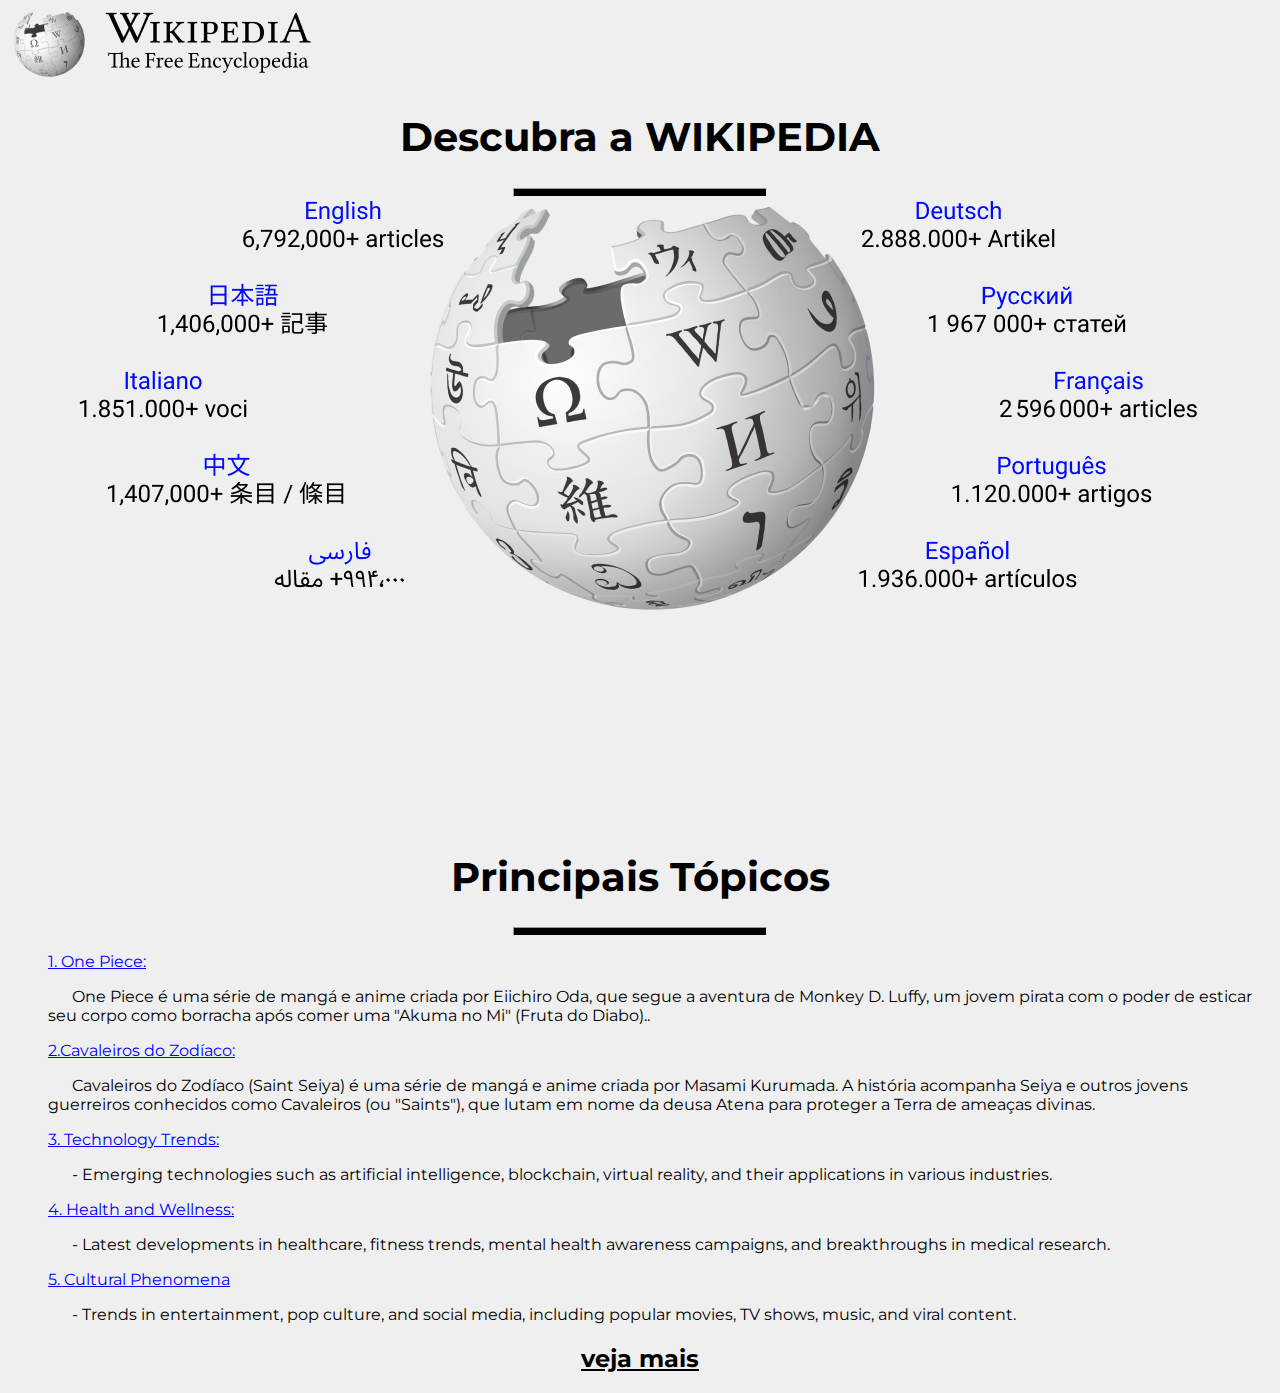
<file: index.html>
<!DOCTYPE html>
<html lang="pt-br"> 
<head>
    <meta charset="UTF-8">
    <meta name="viewport" content="width=device-width, initial-scale=1.0">
    <title>Wikipedia</title>
    <link rel="stylesheet" href="csswiki.css">
    <link rel="preconnect" href="https://fonts.googleapis.com">
    <link rel="preconnect" href="https://fonts.gstatic.com" crossorigin>
    <link href="https://fonts.googleapis.com/css2?family=Montserrat:ital,wght@0,100..900;1,100..900&display=swap" rel="stylesheet">
</head>
<body>
    <div>
        <img src="logoWiki.png" alt="imagem da logo wikipedia">
        
    </div>
    
    <div class="title-topics">
        <h1>Descubra a WIKIPEDIA</h1>
        <hr>
    </div>
    <div class="mundo_wikipedia"> 
        <img src="mundoWiki.png" alt="imagem do mundoWiki">
    </div>
    <div class="title-topics">
        <h1 >Principais Tópicos</h1>
        <hr>
    </div>

    <ol>
        
        <li><a href="onepiece.html"> 1. One Piece: </a><p> One Piece é uma série de mangá e anime criada por Eiichiro Oda, que segue a aventura de Monkey D. Luffy, um jovem pirata com o poder de esticar seu corpo como borracha após comer uma "Akuma no Mi" (Fruta do Diabo)..</p></li>

        <li><a href="cavaleiros.html"> 2.Cavaleiros do Zodíaco: </a><p> Cavaleiros do Zodíaco (Saint Seiya) é uma série de mangá e anime criada por Masami Kurumada. A história acompanha Seiya e outros jovens guerreiros conhecidos como Cavaleiros (ou "Saints"), que lutam em nome da deusa Atena para proteger a Terra de ameaças divinas.</p></li>
    
        <li><u class="azul"> 3. Technology Trends: </u> <p> - Emerging technologies such as artificial intelligence, blockchain, virtual reality, and their applications in various industries. </p></li>
    
        <li><u class="azul"> 4. Health and Wellness:</u> <p> - Latest developments in healthcare, fitness trends, mental health awareness campaigns, and breakthroughs in medical research. </p></li>
    
        <li><u class="azul"> 5. Cultural Phenomena</u> <p> - Trends in entertainment, pop culture, and social media, including popular movies, TV shows, music, and viral content. </p></li>

    </ol>

    <div class="vejamais"><h2><u>veja mais</u></h2></div>
</body>
</html>
</file>
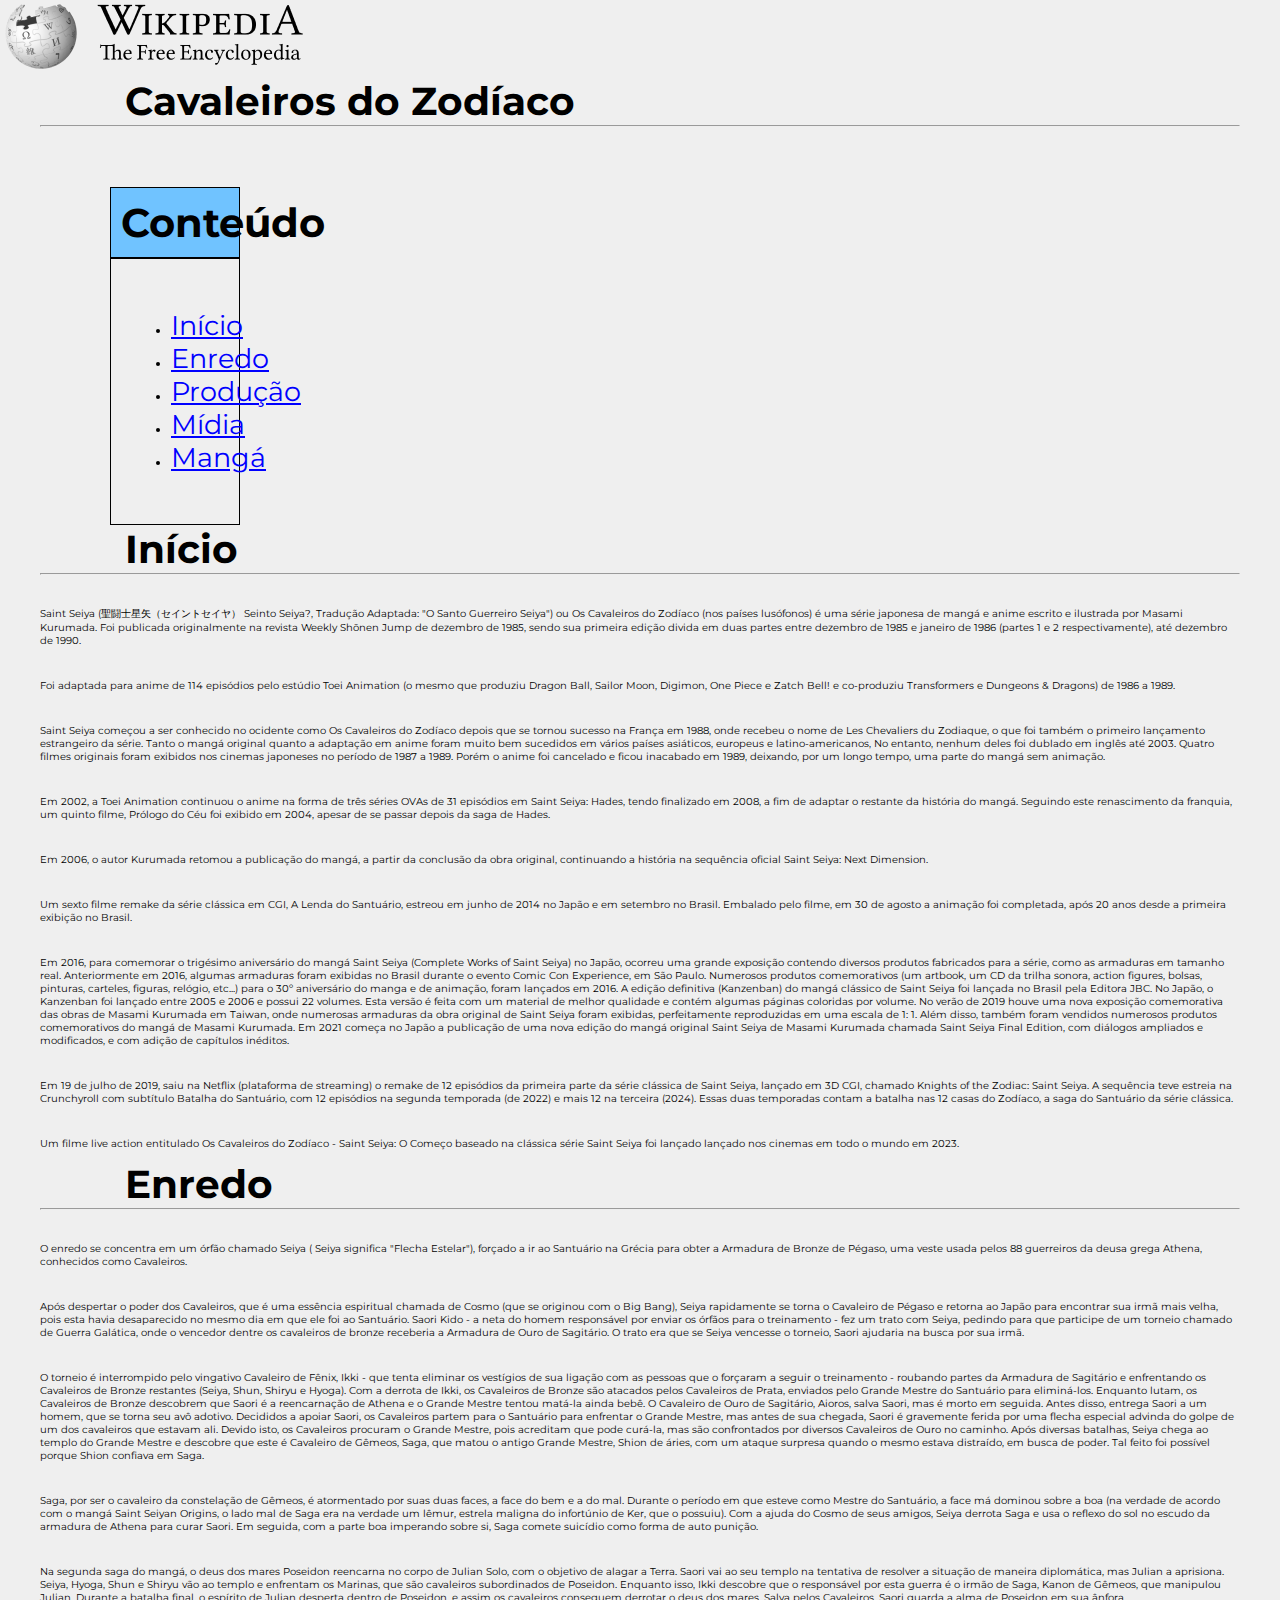
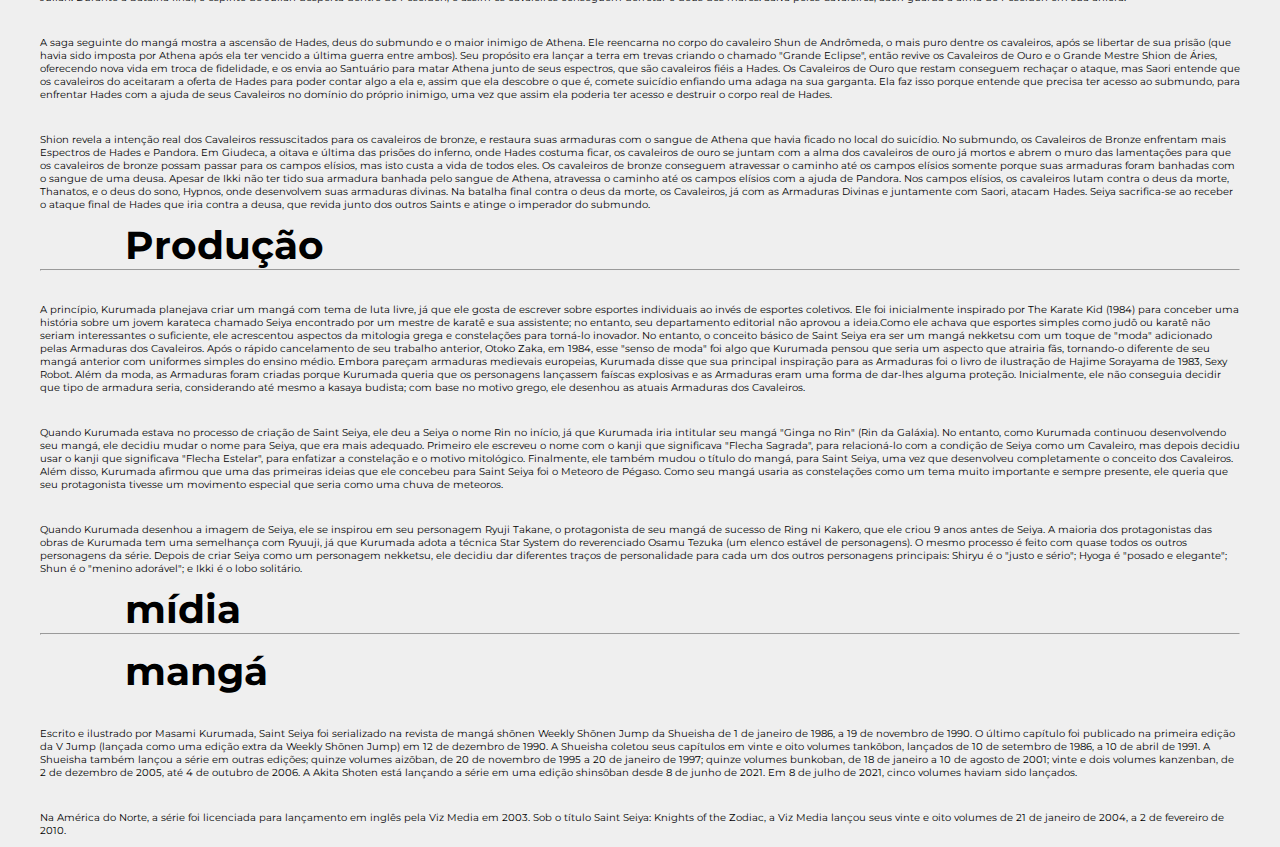
<file: cavaleiros.html>
<!DOCTYPE html>
<html lang="pt-br">
<head>
    <meta charset="UTF-8">
    <meta name="viewport" content="width=device-width, initial-scale=1.0">
    <link rel="stylesheet" href="csscavaleiros.css">
    <link rel="preconnect" href="https://fonts.googleapis.com">
    <link rel="preconnect" href="https://fonts.gstatic.com" crossorigin>
    <link href="https://fonts.googleapis.com/css2?family=Montserrat:ital,wght@0,100..900;1,100..900&display=swap" rel="stylesheet">
    <title>Cavaleiros</title>
</head>
<body>
    <div>
        <a href="index.html"><img src="logoWiki.png" alt="logoWiki"></a>
    </div>
    <div class="espaço">
        <div>
            <h1>Cavaleiros do Zodíaco</h1>
            <hr>
        </div>
        <div>
            <h2>Conteúdo</h2>
        </div>
        <div class="borda">
            <ul>
                <li><a href="#Inicio">Início</a></li>
                <li><a href="#Enredo">Enredo</a></li>  
                <li><a href="#Producao">Produção</a></li>
                <li><a href="#Midia">Mídia</a></li>  
                <li><a href="#Manga">Mangá</a></li>
            </ul>
        </div>
        <div>
            <section id="Inicio">
                <h1>Início</h1>
                <hr>
            </section>
            <p>Saint Seiya (聖闘士星矢（セイントセイヤ） Seinto Seiya?, Tradução Adaptada: "O Santo Guerreiro Seiya") ou Os Cavaleiros do Zodíaco (nos países lusófonos) é uma série japonesa de mangá e anime escrito e ilustrada por Masami Kurumada. Foi publicada originalmente na revista Weekly Shōnen Jump  de dezembro de 1985, sendo sua primeira edição divida em duas partes  entre dezembro de 1985 e janeiro de 1986 (partes 1 e 2 respectivamente),  até dezembro de 1990.</p>
            <p>Foi adaptada para anime de 114 episódios pelo estúdio Toei Animation (o mesmo que produziu Dragon Ball, Sailor Moon, Digimon, One Piece e Zatch Bell! e co-produziu Transformers e Dungeons  & Dragons) de 1986 a 1989.</p>
            <p>Saint Seiya começou a ser conhecido no ocidente como Os Cavaleiros do Zodíaco depois que se tornou sucesso na França em 1988, onde recebeu o nome de Les Chevaliers du Zodiaque, o que foi também o primeiro lançamento estrangeiro da série. Tanto o mangá original quanto a adaptação em anime foram muito bem sucedidos em vários países asiáticos, europeus e latino-americanos, No entanto, nenhum deles foi dublado em inglês até 2003. Quatro filmes originais foram exibidos nos cinemas japoneses no período de 1987 a 1989. Porém o anime foi cancelado e ficou inacabado em 1989, deixando, por um longo tempo, uma parte do mangá sem animação.</p>
            <p>Em 2002, a Toei Animation continuou o anime na forma de três séries OVAs de 31 episódios em Saint Seiya: Hades, tendo finalizado em 2008, a fim de adaptar o restante da história do mangá. Seguindo este renascimento da franquia, um quinto filme, Prólogo do Céu foi exibido em 2004, apesar de se passar depois da saga de Hades.</p>
            <p>Em 2006,  o autor Kurumada retomou a publicação do mangá, a partir da conclusão  da obra original, continuando a história na sequência oficial Saint Seiya: Next Dimension.</p>
            <p>Um sexto filme remake da série clássica em CGI, A Lenda do Santuário, estreou em junho de 2014 no Japão e em setembro no Brasil. Embalado pelo filme, em 30 de agosto a animação foi completada, após 20 anos desde a primeira exibição no Brasil.</p>
            <p>Em 2016,  para comemorar o trigésimo aniversário do mangá Saint Seiya (Complete  Works of Saint Seiya) no Japão, ocorreu uma grande exposição contendo  diversos produtos fabricados para a série, como as armaduras em tamanho  real. Anteriormente em 2016, algumas armaduras foram exibidas no Brasil durante o evento Comic Con Experience, em São Paulo. Numerosos produtos comemorativos (um artbook, um CD da trilha sonora, action figures, bolsas, pinturas, carteles, figuras, relógio, etc...) para o 30º aniversário do manga e de animação, foram lançados em 2016. A edição definitiva (Kanzenban) do mangá clássico de Saint Seiya foi lançada no Brasil pela Editora JBC. No Japão, o Kanzenban foi lançado entre 2005 e 2006 e possui 22 volumes. Esta versão é feita com um material de melhor qualidade e contém algumas páginas coloridas por volume. No verão de 2019  houve uma nova exposição comemorativa das obras de Masami Kurumada em  Taiwan, onde numerosas armaduras da obra original de Saint Seiya foram  exibidas, perfeitamente reproduzidas em uma escala de 1: 1. Além disso,  também foram vendidos numerosos produtos comemorativos do mangá de  Masami Kurumada. Em 2021 começa no Japão a publicação de uma nova edição do mangá original Saint Seiya de Masami Kurumada chamada Saint Seiya Final Edition, com diálogos ampliados e modificados, e com adição de capítulos inéditos.</p>    
            <p>Em 19 de julho de 2019, saiu na Netflix  (plataforma de streaming) o remake de 12 episódios da primeira parte da  série clássica de Saint Seiya, lançado em 3D CGI, chamado Knights of the Zodiac: Saint Seiya. A sequência teve estreia na Crunchyroll com subtítulo Batalha do Santuário, com 12 episódios na segunda temporada (de 2022) e mais 12 na terceira (2024). Essas duas temporadas contam a batalha nas 12 casas do Zodíaco, a saga do Santuário da série clássica.</p>
            <p>Um filme live action entitulado Os Cavaleiros do Zodíaco - Saint Seiya: O Começo baseado na clássica série Saint Seiya foi lançado lançado nos cinemas em todo o mundo em 2023.</p>

            <section id="Enredo">
                <h1>Enredo</h1>
                <hr>
            </section>
            <p>O enredo se concentra em um órfão chamado Seiya ( Seiya significa "Flecha Estelar"), forçado a ir ao Santuário na Grécia para obter a Armadura de Bronze de Pégaso, uma veste usada pelos 88 guerreiros da deusa grega Athena, conhecidos como Cavaleiros.</p>
            <p>
            Após despertar o poder dos Cavaleiros, que é uma essência espiritual chamada de Cosmo (que se originou com o Big Bang),  Seiya rapidamente se torna o Cavaleiro de Pégaso e retorna ao Japão  para encontrar sua irmã mais velha, pois esta havia desaparecido no  mesmo dia em que ele foi ao Santuário. Saori Kido  - a neta do homem responsável por enviar os órfãos para o treinamento -  fez um trato com Seiya, pedindo para que participe de um torneio  chamado de Guerra Galática, onde o vencedor dentre os cavaleiros de  bronze receberia a Armadura de Ouro de Sagitário. O trato era que se  Seiya vencesse o torneio, Saori ajudaria na busca por sua irmã.</p>
            <p>O torneio é interrompido pelo vingativo Cavaleiro de Fênix, Ikki -  que tenta eliminar os vestígios de sua ligação com as pessoas que o  forçaram a seguir o treinamento - roubando partes da Armadura de  Sagitário e enfrentando os Cavaleiros de Bronze restantes (Seiya, Shun,  Shiryu e Hyoga). Com a derrota de Ikki, os Cavaleiros de Bronze são  atacados pelos Cavaleiros de Prata, enviados pelo Grande Mestre do  Santuário para eliminá-los. Enquanto lutam, os Cavaleiros de Bronze  descobrem que Saori é a reencarnação de Athena e o Grande Mestre tentou  matá-la ainda bebê. O Cavaleiro de Ouro de Sagitário, Aioros, salva  Saori, mas é morto em seguida. Antes disso, entrega Saori a um homem,  que se torna seu avô adotivo. Decididos a apoiar Saori, os Cavaleiros  partem para o Santuário para enfrentar o Grande Mestre, mas antes de sua  chegada, Saori é gravemente ferida por uma flecha especial advinda do  golpe de um dos cavaleiros que estavam ali. Devido isto, os Cavaleiros  procuram o Grande Mestre, pois acreditam que pode curá-la, mas são  confrontados por diversos Cavaleiros de Ouro no caminho. Após diversas  batalhas, Seiya chega ao templo do Grande Mestre e descobre que este é  Cavaleiro de Gêmeos, Saga, que matou o antigo Grande Mestre, Shion de  áries, com um ataque surpresa quando o mesmo estava distraído, em busca  de poder. Tal feito foi possível porque Shion confiava em Saga.</p>
            <p>Saga, por ser o cavaleiro da constelação  de Gêmeos, é atormentado por suas duas faces, a face do bem e a do mal.  Durante o período em que esteve como Mestre do Santuário, a face má  dominou sobre a boa (na verdade de acordo com o mangá Saint Seiyan  Origins, o lado mal de Saga era na verdade um lêmur, estrela maligna do  infortúnio de Ker, que o possuiu). Com a ajuda do Cosmo de seus amigos,  Seiya derrota Saga e usa o reflexo do sol no escudo da armadura de  Athena para curar Saori. Em seguida, com a parte boa imperando sobre si,  Saga comete suicídio como forma de auto punição.</p>
            <p>Na segunda saga do mangá, o deus dos mares Poseidon  reencarna no corpo de Julian Solo, com o objetivo de alagar a Terra.  Saori vai ao seu templo na tentativa de resolver a situação de maneira  diplomática, mas Julian a aprisiona. Seiya, Hyoga, Shun e Shiryu vão ao  templo e enfrentam os Marinas, que são cavaleiros subordinados de  Poseidon. Enquanto isso, Ikki descobre que o responsável por esta guerra  é o irmão de Saga, Kanon de Gêmeos, que manipulou Julian. Durante a  batalha final, o espírito de Julian desperta dentro de Poseidon, e assim  os cavaleiros conseguem derrotar o deus dos mares. Salva pelos  Cavaleiros, Saori guarda a alma de Poseidon em sua ânfora.</p>
            <p>A saga seguinte do mangá mostra a ascensão de Hades,  deus do submundo e o maior inimigo de Athena. Ele reencarna no corpo do  cavaleiro Shun de Andrômeda, o mais puro dentre os cavaleiros, após se  libertar de sua prisão (que havia sido imposta por Athena após ela ter  vencido a última guerra entre ambos). Seu propósito era lançar a terra  em trevas criando o chamado "Grande Eclipse", então revive os Cavaleiros  de Ouro e o Grande Mestre Shion de Áries, oferecendo nova vida em troca  de fidelidade, e os envia ao Santuário para matar Athena junto de seus  espectros, que são cavaleiros fiéis a Hades. Os Cavaleiros de Ouro que  restam conseguem rechaçar o ataque, mas Saori entende que os cavaleiros  do aceitaram a oferta de Hades para poder contar algo a ela e, assim que  ela descobre o que é, comete suicídio enfiando uma adaga na sua  garganta. Ela faz isso porque entende que precisa ter acesso ao  submundo, para enfrentar Hades com a ajuda de seus Cavaleiros no domínio  do próprio inimigo, uma vez que assim ela poderia ter acesso e destruir  o corpo real de Hades.</p>
            <p>Shion revela a intenção real dos Cavaleiros ressuscitados para os  cavaleiros de bronze, e restaura suas armaduras com o sangue de Athena  que havia ficado no local do suicídio. No submundo, os Cavaleiros de  Bronze enfrentam mais Espectros de Hades e Pandora.  Em Giudeca, a oitava e última das prisões do inferno, onde Hades  costuma ficar, os cavaleiros de ouro se juntam com a alma dos cavaleiros  de ouro já mortos e abrem o muro das lamentações para que os cavaleiros  de bronze possam passar para os campos elísios, mas isto custa a vida  de todos eles. Os cavaleiros de bronze conseguem atravessar o caminho  até os campos elísios somente porque suas armaduras foram banhadas com o  sangue de uma deusa. Apesar de Ikki não ter tido sua armadura banhada  pelo sangue de Athena, atravessa o caminho até os campos elísios com a  ajuda de Pandora. Nos campos elísios, os cavaleiros lutam contra o deus  da morte, Thanatos, e o deus do sono, Hypnos,  onde desenvolvem suas armaduras divinas. Na batalha final contra o deus  da morte, os Cavaleiros, já com as Armaduras Divinas e juntamente com  Saori, atacam Hades. Seiya sacrifica-se ao receber o ataque final de  Hades que iria contra a deusa, que revida junto dos outros Saints e  atinge o imperador do submundo.</p>

            <section id="Producao">
                <h1>Produção</h1>
                <hr>
            </section>
            <p>A princípio, Kurumada planejava criar um mangá com tema de luta livre, já que ele gosta de escrever sobre esportes individuais ao invés de esportes coletivos. Ele foi inicialmente inspirado por The Karate Kid (1984) para conceber uma história sobre um jovem karateca chamado Seiya encontrado por um mestre de karatê e sua assistente; no entanto, seu departamento editorial não aprovou a ideia.Como ele achava que esportes simples como judô ou karatê não seriam interessantes o suficiente, ele acrescentou aspectos da mitologia grega e constelações para torná-lo inovador. No entanto, o conceito básico de Saint Seiya era ser um mangá nekketsu com um toque de "moda" adicionado pelas Armaduras dos Cavaleiros. Após o rápido cancelamento de seu trabalho anterior, Otoko Zaka,  em 1984, esse "senso de moda" foi algo que Kurumada pensou que seria um  aspecto que atrairia fãs, tornando-o diferente de seu mangá anterior  com uniformes simples do ensino médio. Embora pareçam armaduras medievais europeias, Kurumada disse que sua principal inspiração para as Armaduras foi o livro de ilustração de Hajime Sorayama de 1983, Sexy Robot.  Além da moda, as Armaduras foram criadas porque Kurumada queria que os  personagens lançassem faíscas explosivas e as Armaduras eram uma forma  de dar-lhes alguma proteção. Inicialmente, ele não conseguia decidir que tipo de armadura seria, considerando até mesmo a kasaya budista; com base no motivo grego, ele desenhou as atuais Armaduras dos Cavaleiros.</p>
            <p>Quando Kurumada estava no processo de criação de Saint Seiya,  ele deu a Seiya o nome Rin no início, já que Kurumada iria intitular  seu mangá "Ginga no Rin" (Rin da Galáxia). No entanto, como Kurumada  continuou desenvolvendo seu mangá, ele decidiu mudar o nome para Seiya,  que era mais adequado. Primeiro ele escreveu o nome com o kanji  que significava "Flecha Sagrada", para relacioná-lo com a condição de  Seiya como um Cavaleiro, mas depois decidiu usar o kanji que significava  "Flecha Estelar", para enfatizar a constelação e o motivo mitológico.  Finalmente, ele também mudou o título do mangá, para Saint Seiya,  uma vez que desenvolveu completamente o conceito dos Cavaleiros. Além  disso, Kurumada afirmou que uma das primeiras ideias que ele concebeu  para Saint Seiya foi o Meteoro de Pégaso. Como seu mangá usaria  as constelações como um tema muito importante e sempre presente, ele  queria que seu protagonista tivesse um movimento especial que seria como  uma chuva de meteoros.</p>
            <p>Quando Kurumada desenhou a imagem de Seiya, ele se inspirou em  seu personagem Ryuji Takane, o protagonista de seu mangá de sucesso de Ring ni Kakero,  que ele criou 9 anos antes de Seiya. A maioria dos protagonistas das  obras de Kurumada tem uma semelhança com Ryuuji, já que Kurumada adota a  técnica Star System do reverenciado Osamu Tezuka (um elenco estável de personagens). O mesmo processo é feito com quase todos os outros personagens da série. Depois de criar Seiya como um personagem nekketsu,  ele decidiu dar diferentes traços de personalidade para cada um dos  outros personagens principais: Shiryu é o "justo e sério"; Hyoga é  "posado e elegante"; Shun é o "menino adorável"; e Ikki é o lobo  solitário.</p>
            
            <section id="Midia">
                <h1>mídia</h1>
                <hr>
            </section>
            <section id="Manga">
                <h1>mangá</h1>
            </section>
            <p>Escrito e ilustrado por Masami Kurumada, Saint Seiya foi serializado na revista de mangá shōnen Weekly Shōnen Jump da Shueisha de 1 de janeiro de 1986, a 19 de novembro de 1990. O último capítulo foi publicado na primeira edição da V Jump (lançada como uma edição extra da Weekly Shōnen Jump) em 12 de dezembro de 1990. A Shueisha coletou seus capítulos em vinte e oito volumes tankōbon, lançados de 10 de setembro de 1986, a 10 de abril de 1991. A Shueisha também lançou a série em outras edições; quinze volumes aizōban, de 20 de novembro de 1995 a 20 de janeiro de 1997; quinze volumes bunkoban, de 18 de janeiro a 10 de agosto de 2001; vinte e dois volumes kanzenban, de 2 de dezembro de 2005, até 4 de outubro de 2006. A Akita Shoten está lançando a série em uma edição shinsōban desde 8 de junho de 2021. Em 8 de julho de 2021, cinco volumes haviam sido lançados.</p>
            <p>Na América do Norte, a série foi licenciada para lançamento em inglês pela Viz Media em 2003. Sob o título Saint Seiya: Knights of the Zodiac, a Viz Media lançou seus vinte e oito volumes de 21 de janeiro de 2004, a 2 de fevereiro de 2010.</p>
        </div>

    </div>


</body>
</html>
</file>
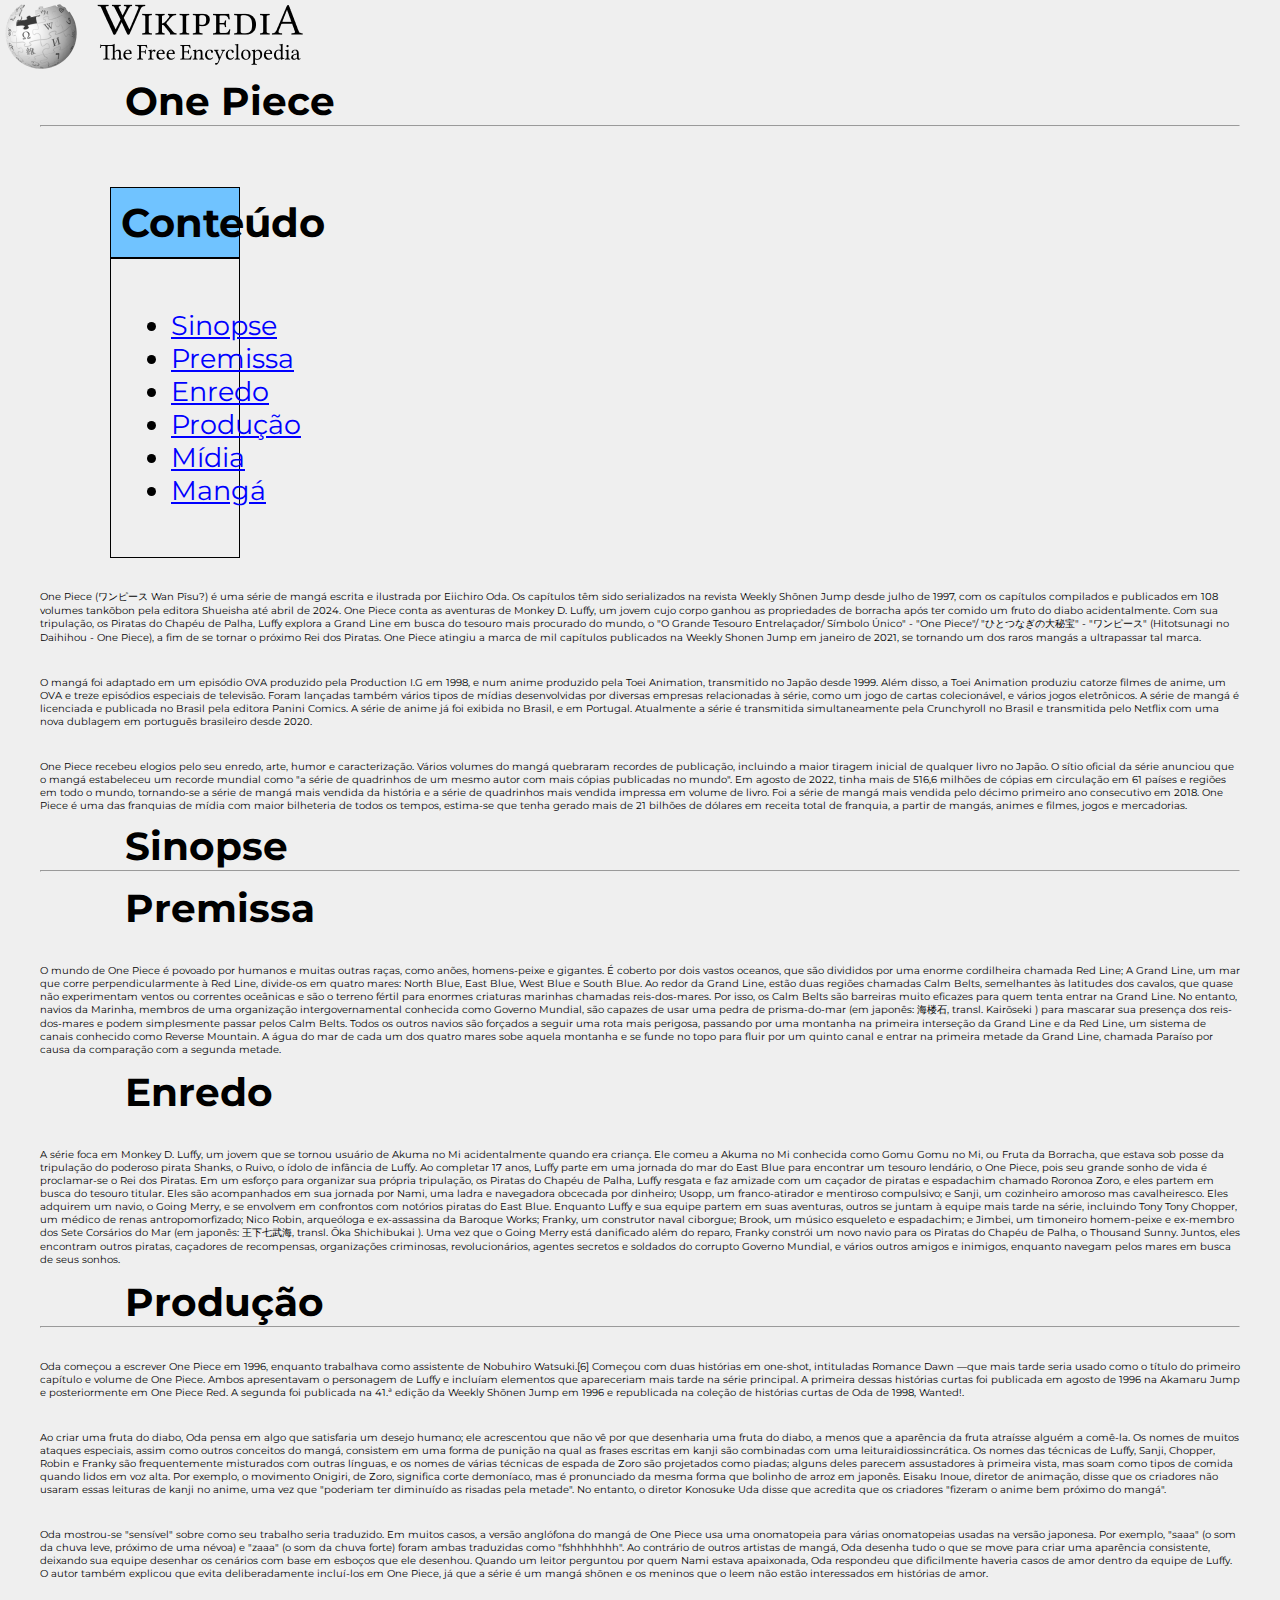
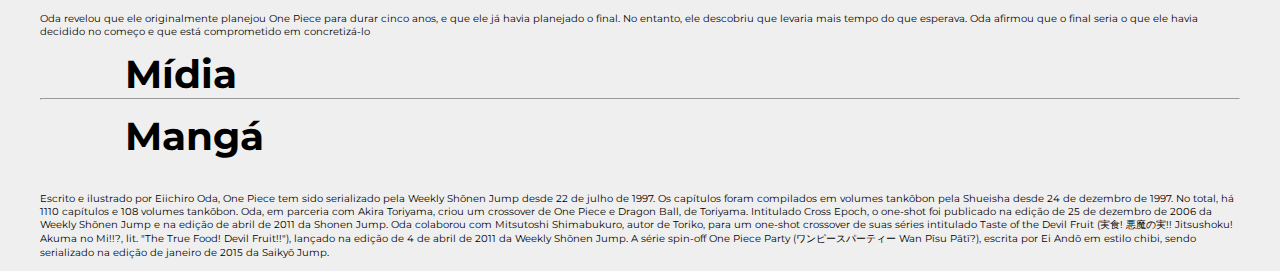
<file: onepiece.html>
<!DOCTYPE html>
<html lang="pt-br">
<head>
    <meta charset="UTF-8">
    <meta name="viewport" content="width=device-width, initial-scale=1.0">
    <title>One piece</title>
    <link rel="stylesheet" href="cssonepiece.css">
    <link rel="preconnect" href="https://fonts.googleapis.com">
    <link rel="preconnect" href="https://fonts.gstatic.com" crossorigin>
    <link href="https://fonts.googleapis.com/css2?family=Montserrat:ital,wght@0,100..900;1,100..900&display=swap" rel="stylesheet">
</head>
<body>
    <div>
        <a href="index.html"><img src="logoWiki.png" alt=""></a>
    </div>
    <div class="espaço">
        <div>
            <h1>One Piece</h1>
            <hr>
        </div>
        <div>
            <h2>Conteúdo</h2>
        </div>
        <div class="borda">
            <ul>
                <li><a href="#Sinopse">Sinopse</a></li>
                <li><a href="#Premissa">Premissa</a></li>
                <li><a href="#Enredo">Enredo</a></li>
                <li><a href="#Producao">Produção</a></li>
                <li><a href="#Midia">Mídia</a></li>
                <li><a href="#Manga">Mangá</a></li>
            </ul>
        </div>
        <p>One Piece (ワンピース Wan Pīsu?) é uma série de mangá escrita e ilustrada por Eiichiro Oda. Os capítulos têm sido serializados na revista Weekly Shōnen Jump desde julho de 1997, com os capítulos compilados e publicados em 108 volumes tankōbon pela editora Shueisha até abril de 2024. One Piece conta as aventuras de Monkey D. Luffy,  um jovem cujo corpo ganhou as propriedades de borracha após ter comido  um fruto do diabo acidentalmente. Com sua tripulação, os Piratas do  Chapéu de Palha, Luffy explora a Grand Line  em busca do tesouro mais procurado do mundo, o "O Grande Tesouro  Entrelaçador/ Símbolo Único" - "One Piece"/ "ひとつなぎの大秘宝" - "ワンピース" (Hitotsunagi no Daihihou - One Piece), a fim de se tornar o próximo Rei dos Piratas. One Piece atingiu a marca de mil capítulos publicados na Weekly Shonen Jump em janeiro de 2021, se tornando um dos raros mangás a ultrapassar tal marca.</p>
        <p>O mangá foi adaptado em um episódio OVA produzido pela Production I.G em 1998, e num anime produzido pela Toei Animation, transmitido no Japão desde 1999. Além disso, a Toei Animation  produziu catorze filmes de anime, um OVA e treze episódios especiais de  televisão. Foram lançadas também vários tipos de mídias desenvolvidas  por diversas empresas relacionadas à série, como um jogo de cartas colecionável, e vários jogos eletrônicos. A série de mangá é licenciada e publicada no Brasil pela editora Panini Comics. A série de anime já foi exibida no Brasil, e em Portugal. Atualmente a série é transmitida simultaneamente pela Crunchyroll no Brasil e transmitida pelo Netflix com uma nova dublagem em português brasileiro desde 2020.</p>
        <p>One Piece recebeu elogios pelo seu enredo,  arte, humor e caracterização. Vários volumes do mangá quebraram  recordes de publicação, incluindo a maior tiragem inicial de qualquer  livro no Japão. O sítio oficial da série anunciou que o mangá  estabeleceu um recorde mundial  como "a série de quadrinhos de um mesmo autor com mais cópias  publicadas no mundo". Em agosto de 2022, tinha mais de 516,6 milhões de  cópias em circulação em 61 países e regiões em todo o mundo, tornando-se  a série de mangá mais vendida da história  e a série de quadrinhos mais vendida impressa em volume de livro. Foi a  série de mangá mais vendida pelo décimo primeiro ano consecutivo em  2018. One Piece é uma das franquias de mídia com maior bilheteria  de todos os tempos, estima-se que tenha gerado mais de 21 bilhões de  dólares em receita total de franquia, a partir de mangás, animes e  filmes, jogos e mercadorias.</p>

        <div>
            <section id="Sinopse">
                <h1>Sinopse</h1>
                <hr>
            </section>
            <section id="Premissa">
                <h1>Premissa</h1>
                <p>O mundo de One Piece é povoado por humanos e muitas outras raças, como anões, homens-peixe e gigantes. É coberto por dois vastos oceanos, que são divididos por uma enorme cordilheira chamada Red Line; A Grand Line, um mar que corre perpendicularmente à Red Line, divide-os em quatro mares: North Blue, East Blue, West Blue e South Blue. Ao redor da Grand Line, estão duas regiões chamadas Calm Belts, semelhantes às latitudes dos cavalos, que quase não experimentam ventos ou correntes oceânicas  e são o terreno fértil para enormes criaturas marinhas chamadas  reis-dos-mares. Por isso, os Calm Belts são barreiras muito eficazes  para quem tenta entrar na Grand Line. No entanto, navios da Marinha, membros de uma organização intergovernamental conhecida como Governo Mundial, são capazes de usar uma pedra de prisma-do-mar (em japonês:  海楼石, transl. Kairōseki ) para mascarar sua presença dos reis-dos-mares e podem simplesmente  passar pelos Calm Belts. Todos os outros navios são forçados a seguir  uma rota mais perigosa, passando por uma montanha na primeira interseção da Grand Line e da Red Line, um sistema de canais conhecido como Reverse Mountain. A água do mar  de cada um dos quatro mares sobe aquela montanha e se funde no topo  para fluir por um quinto canal e entrar na primeira metade da Grand  Line, chamada Paraíso por causa da comparação com a segunda metade.</p>
            </section>
            <section id="Enredo">
                <h1>Enredo</h1>
                <p>A série foca em Monkey D. Luffy, um jovem que se tornou usuário de Akuma no Mi  acidentalmente quando era criança. Ele comeu a Akuma no Mi conhecida  como Gomu Gomu no Mi, ou Fruta da Borracha, que estava sob posse da  tripulação do poderoso pirata Shanks, o Ruivo,  o ídolo de infância de Luffy. Ao completar 17 anos, Luffy parte em uma  jornada do mar do East Blue para encontrar um tesouro lendário, o One  Piece, pois seu grande sonho de vida é proclamar-se o Rei dos Piratas.  Em um esforço para organizar sua própria tripulação, os Piratas do Chapéu de Palha, Luffy resgata e faz amizade com um caçador de piratas e espadachim chamado Roronoa Zoro, e eles partem em busca do tesouro titular. Eles são acompanhados em sua jornada por Nami, uma ladra e navegadora obcecada por dinheiro; Usopp, um franco-atirador e mentiroso compulsivo; e Sanji, um cozinheiro amoroso mas cavalheiresco. Eles adquirem um navio, o Going Merry,  e se envolvem em confrontos com notórios piratas do East Blue. Enquanto  Luffy e sua equipe partem em suas aventuras, outros se juntam à equipe  mais tarde na série, incluindo Tony Tony Chopper, um médico de renas antropomorfizado; Nico Robin, arqueóloga e ex-assassina da Baroque Works; Franky, um construtor naval ciborgue; Brook, um músico esqueleto e espadachim; e Jimbei, um timoneiro homem-peixe e ex-membro dos Sete Corsários do Mar (em japonês:  王下七武海, transl. Ōka Shichibukai ). Uma vez que o Going Merry está danificado além do reparo, Franky constrói um novo navio para os Piratas do Chapéu de Palha, o Thousand Sunny. Juntos, eles encontram outros piratas, caçadores de recompensas, organizações criminosas, revolucionários, agentes secretos e soldados do corrupto Governo Mundial, e vários outros amigos e inimigos, enquanto navegam pelos mares em busca de seus sonhos.</p>
            </section>
            <section id="Producao">
                <H1>Produção</H1>
                <hr>
                <p>Oda começou a escrever One Piece em 1996, enquanto trabalhava como assistente de Nobuhiro Watsuki.[6] Começou com duas histórias em one-shot, intituladas Romance Dawn  —que mais tarde seria usado como o título do primeiro capítulo e volume  de One Piece. Ambos apresentavam o personagem de Luffy e incluíam  elementos que apareceriam mais tarde na série principal. A primeira  dessas histórias curtas foi publicada em agosto de 1996 na Akamaru Jump e posteriormente em One Piece Red. A segunda foi publicada na 41.ª edição da Weekly Shōnen Jump em 1996 e republicada na coleção de histórias curtas de Oda de 1998, Wanted!.</p>
                <p>Ao criar uma fruta do diabo, Oda pensa em algo que satisfaria um  desejo humano; ele acrescentou que não vê por que desenharia uma fruta  do diabo, a menos que a aparência da fruta atraísse alguém a comê-la. Os nomes de muitos ataques especiais, assim como outros conceitos do  mangá, consistem em uma forma de punição na qual as frases escritas em kanji são combinadas com uma leituraidiossincrática.  Os nomes das técnicas de Luffy, Sanji, Chopper, Robin e Franky são  frequentemente misturados com outras línguas, e os nomes de várias  técnicas de espada de Zoro são projetados como piadas; alguns deles  parecem assustadores à primeira vista, mas soam como tipos de comida  quando lidos em voz alta. Por exemplo, o movimento Onigiri, de Zoro, significa corte demoníaco, mas é pronunciado da mesma forma que bolinho de arroz em japonês. Eisaku Inoue, diretor de animação, disse que os criadores não usaram essas leituras de kanji no anime, uma vez que "poderiam ter diminuído as risadas pela metade". No entanto, o diretor Konosuke Uda disse que acredita que os criadores "fizeram o anime bem próximo do mangá".</p>
                <p>Oda mostrou-se "sensível" sobre como seu trabalho seria traduzido. Em muitos casos, a versão anglófona do mangá de One Piece usa uma onomatopeia para várias onomatopeias usadas na versão japonesa. Por exemplo, "saaa" (o som da chuva leve, próximo de uma névoa) e "zaaa" (o som da chuva forte) foram ambas traduzidas como "fshhhhhhh".  Ao contrário de outros artistas de mangá, Oda desenha tudo o que se  move para criar uma aparência consistente, deixando sua equipe desenhar  os cenários com base em esboços que ele desenhou.  Quando um leitor perguntou por quem Nami estava apaixonada, Oda  respondeu que dificilmente haveria casos de amor dentro da equipe de  Luffy. O autor também explicou que evita deliberadamente incluí-los em One Piece, já que a série é um mangá shōnen e os meninos que o leem não estão interessados em histórias de amor.</p>
                <p>Oda revelou que ele originalmente planejou One Piece para  durar cinco anos, e que ele já havia planejado o final. No entanto, ele  descobriu que levaria mais tempo do que esperava. Oda afirmou que o  final seria o que ele havia decidido no começo e que está comprometido  em concretizá-lo</p>
                
            </section>
            <section id="Midia">
                <h1>Mídia</h1>
                <hr>
            </section>
            <section id="Manga">
                <h1>Mangá</h1>
                <p>Escrito e ilustrado por Eiichiro Oda, One Piece tem sido serializado pela Weekly Shōnen Jump desde 22 de julho de 1997. Os capítulos foram compilados em volumes tankōbon pela Shueisha desde 24 de dezembro de 1997. No total, há 1110 capítulos e 108 volumes tankōbon. Oda, em parceria com Akira Toriyama, criou um crossover de One Piece e Dragon Ball, de Toriyama. Intitulado Cross Epoch, o one-shot foi publicado na edição de 25 de dezembro de 2006 da Weekly Shōnen Jump e na edição de abril de 2011 da Shonen Jump. Oda colaborou com Mitsutoshi Shimabukuro, autor de Toriko, para um one-shot crossover de suas séries intitulado Taste of the Devil Fruit (実食! 悪魔の実!! Jitsushoku! Akuma no Mi!!?, lit. "The True Food! Devil Fruit!!"), lançado na edição de 4 de abril de 2011 da Weekly Shōnen Jump. A série spin-off One Piece Party (ワンピースパーティー Wan Pīsu Pātī?), escrita por Ei Andō em estilo chibi, sendo serializado na edição de janeiro de 2015 da Saikyō Jump.
                </p>
            </section>
        </div>


    </div>
</body>
</html>
</file>
<file: csswiki.css>
body{

    font-family: montserrat;
    background-color:#EFEFEF;

}

p {

    text-indent: 1.5rem;

}

.mundo_wikipedia{

    text-align: center;
    margin: 0 auto;
    margin-bottom: 220px;

}

.title-topics{

    text-align: center;
}

h1{

    font-size: 40px;
    
}

hr{

    margin: 0 25% 0 25%;
    width: 20%;
    margin: 0 auto;
    height: 7px;
    /* border-radius: 100px 0px 0px 0px; */
    background-color: #000000;

}

ol{

    list-style: none;

}

.links{

    width: 1318px;
    height: 609px;

}

.vejamais{

    text-align: center;

}

a{

    color: blue;

}

.azul{
    
    color: blue;

}
</file>
<file: csscavaleiros.css>
body{
    font-family: montserrat;
    background-color:#EFEFEF;
    margin: 0 auto;
}

p{
    text-align: left;
    font-size: 10px;
    margin-top:32px ;
    margin-bottom: 10px;
}

*{
    padding: 0;
    margin: 0;
    box-sizing: border-box; 
}

h1{
    margin-left: 85px;
    font-size: 39px;
    
}

h2 {
    font-size: 40px;
    background-color: #70C3FF;
    padding: 10px; 
    text-align: center; 
    margin-left: 70px; 
    margin-right: 1000px; 
    border: 1px solid; 
    margin-top: 60px;
}  
.borda{
    font-size: 40px;
    padding: 50px; 
    margin-left: 70px; 
    margin-right: 1000px; 
    border: 1px solid; 
    text-align: left;
 
}

li{
    font-size: 27px;
    margin-left: 10px;
}

ul li::marker {
    font-size: 13px; 
}

.espaço{
    margin-left: 40px;
    margin-right: 40px;
}

section{
    margin-bottom: 12px;
}

a{

    color: blue;

}
</file>
<file: cssonepiece.css>
body{

    font-family: montserrat;
    background-color:#EFEFEF;
    margin: 0 auto;

}

p{

    text-align: left;
    font-size: 10px;
    margin-top:32px ;
    margin-bottom: 10px;

}

*{

    padding: 0;
    margin: 0;
    box-sizing: border-box; 

}

h1{

    margin-left: 85px;
    font-size: 39px;
    
}

h2 {

    font-size: 40px;
    background-color: #70C3FF;
    padding: 10px; 
    text-align: center; 
    margin-left: 70px; 
    margin-right: 1000px; 
    border: 1px solid; 
    margin-top: 60px;

}  

.borda{

    font-size: 40px;
    padding: 50px; 
    margin-left: 70px; 
    margin-right: 1000px; 
    border: 1px solid; 
    text-align: left;
 
}

li{

    font-size: 27px;
    margin-left: 10px;

}

ul {

    font-size: 13px; 

}

.espaço{

    margin-left: 40px;
    margin-right: 40px;

}

section{

    margin-bottom: 12px;
    
}

a{

    color: blue;

}
</file>
